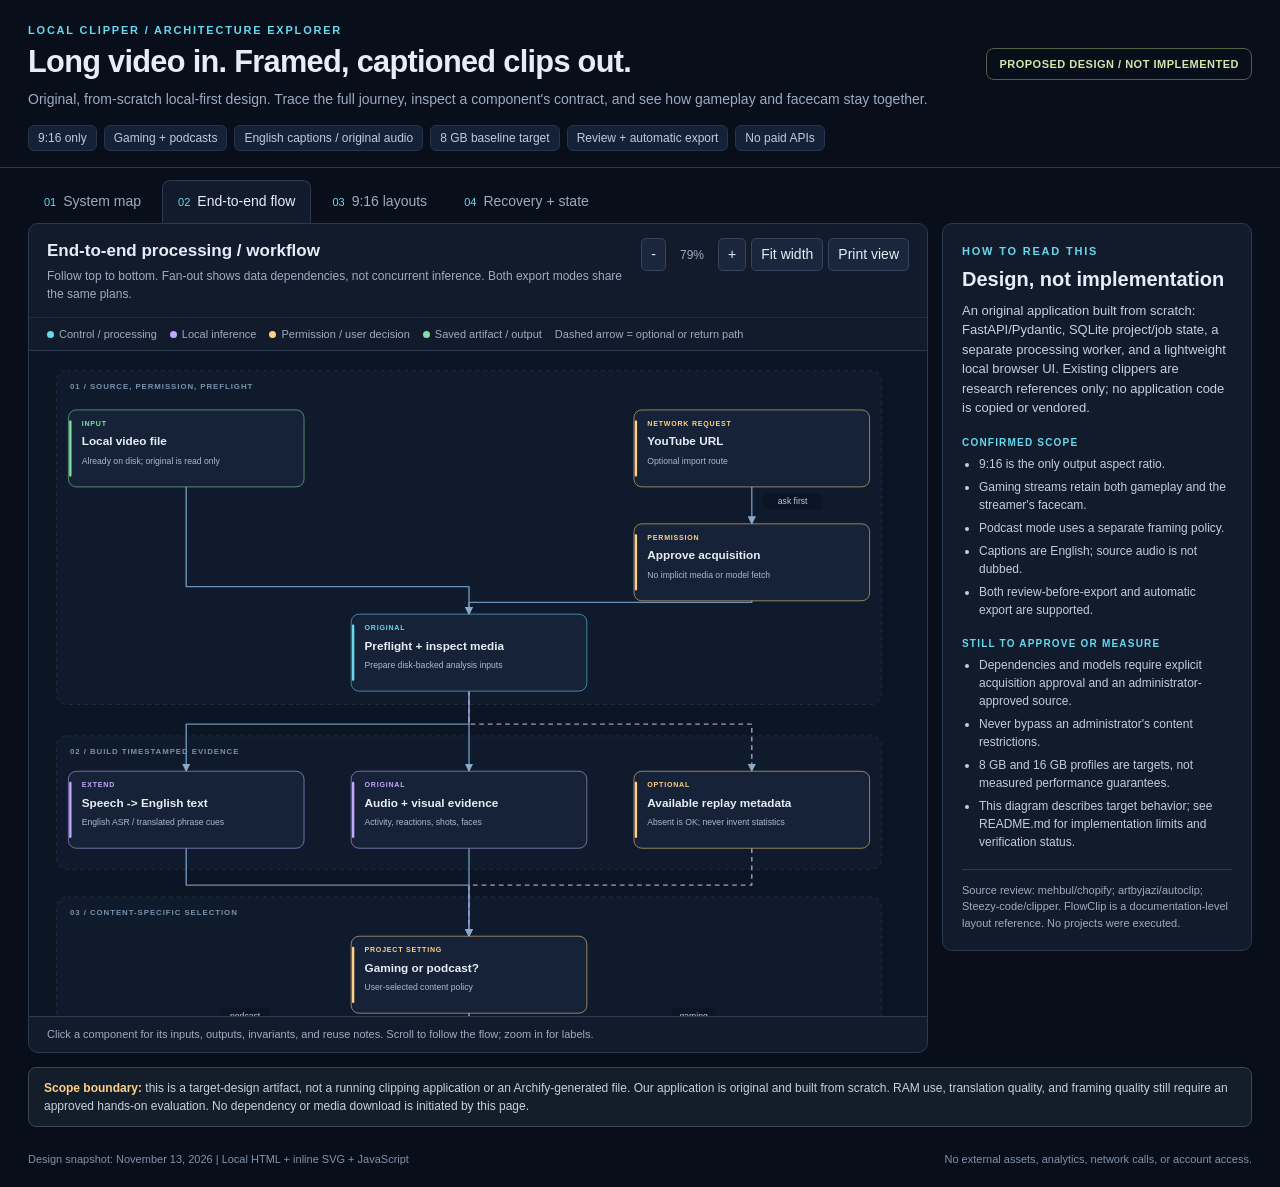
<file: architecture.html>
<!doctype html>
<html lang="en">
<head>
  <meta charset="utf-8">
  <meta name="viewport" content="width=device-width, initial-scale=1">
  <meta http-equiv="Content-Security-Policy" content="default-src 'none'; script-src 'unsafe-inline'; style-src 'unsafe-inline'; img-src data:; connect-src 'none'; object-src 'none'; base-uri 'none'; form-action 'none'">
  <title>Local Clipper | End-to-end architecture</title>
  <link rel="icon" href="data:image/svg+xml,%3Csvg xmlns='http://www.w3.org/2000/svg' viewBox='0 0 64 64'%3E%3Crect width='64' height='64' rx='14' fill='%230e7490'/%3E%3Cpath d='M25 14h18v36H25z' fill='none' stroke='white' stroke-width='4'/%3E%3C/svg%3E">
  <style>
    :root {
      color-scheme: dark;
      --page: #080e1a; --panel: #111b2b; --canvas: #0c1524;
      --card: #162237; --text: #e6edf7; --muted: #9cacc1; --line: #2a3a50;
      --cyan: #67d8ee; --green: #81dfa5; --purple: #c1a8ff; --amber: #ffcf83;
      --blue: #92baff; --red: #ffa4a4;
    }
    * { box-sizing: border-box; }
    body { margin: 0; background: var(--page); color: var(--text); font: 14px/1.5 "Segoe UI", Arial, sans-serif; }
    button { font: inherit; color: inherit; cursor: pointer; }
    button:focus-visible, .node:focus-visible { outline: 3px solid var(--cyan); outline-offset: 3px; }
    header { padding: 22px 28px 16px; border-bottom: 1px solid var(--line); }
    .eyebrow { color: var(--cyan); font-size: 11px; font-weight: 700; letter-spacing: 1.8px; text-transform: uppercase; }
    .heading { display: flex; align-items: center; justify-content: space-between; gap: 20px; }
    h1 { font-size: clamp(22px, 2.4vw, 32px); line-height: 1.2; margin: 5px 0 9px; font-weight: 650; letter-spacing: -.7px; }
    .subtitle { margin: 0; max-width: 930px; color: var(--muted); }
    .status { flex-shrink: 0; border: 1px solid #536044; color: #d3e6ab; border-radius: 8px; padding: 7px 12px; font-size: 11px; font-weight: 700; letter-spacing: .5px; }
    .chips { display: flex; flex-wrap: wrap; gap: 7px; margin-top: 15px; }
    .chip { background: #152137; border: 1px solid #25354d; border-radius: 6px; padding: 3px 9px; color: #bbcce0; font-size: 12px; }
    nav { display: flex; gap: 5px; padding: 12px 28px 0; overflow-x: auto; }
    .tab { white-space: nowrap; border: 1px solid transparent; background: transparent; padding: 10px 15px; border-radius: 8px 8px 0 0; color: var(--muted); }
    .tab[aria-selected="true"] { border-color: var(--line); border-bottom-color: var(--panel); background: var(--panel); color: var(--text); }
    .tab .index { color: var(--cyan); font-size: 11px; margin-right: 7px; }
    main { padding: 0 28px 24px; }
    .workspace { display: grid; grid-template-columns: minmax(0, 1fr) 310px; gap: 14px; align-items: start; }
    .diagram-pane, aside { background: var(--panel); border: 1px solid var(--line); border-radius: 10px; overflow: hidden; }
    .toolbar { padding: 14px 18px; display: flex; justify-content: space-between; align-items: flex-start; gap: 12px; }
    .toolbar h2 { font-size: 17px; margin: 0 0 3px; }
    .toolbar p { color: var(--muted); font-size: 12px; margin: 0; max-width: 620px; }
    .tools { display: flex; align-items: center; gap: 5px; flex-shrink: 0; }
    .tools button { background: #19263b; border: 1px solid #35445c; border-radius: 5px; padding: 5px 9px; }
    .tools button:hover { background: #253650; }
    #zoom-value { color: var(--muted); min-width: 42px; text-align: center; font-size: 12px; }
    .legend { display: flex; gap: 13px; flex-wrap: wrap; border-top: 1px solid #1e2d42; padding: 8px 18px; color: var(--muted); font-size: 11px; }
    .dot { display: inline-block; width: 7px; height: 7px; margin-right: 5px; border-radius: 50%; }
    #viewport { height: min(74vh, 1050px); min-height: 430px; overflow: auto; background: var(--canvas); border-top: 1px solid var(--line); scrollbar-color: #3d506e var(--canvas); }
    #diagram { display: block; }
    .node { cursor: pointer; }
    .node .box { transition: stroke-width .1s, fill .1s; }
    .node:hover .box { fill: #20334e; stroke-width: 2; }
    .node.selected .box { stroke: #f0f8ff; stroke-width: 2.6; }
    .node text { pointer-events: none; }
    .diagram-foot { padding: 9px 18px; color: var(--muted); font-size: 11px; border-top: 1px solid var(--line); }
    aside { padding: 19px; position: sticky; top: 14px; }
    aside .eyebrow { margin-bottom: 7px; }
    aside h2 { margin: 0 0 9px; font-size: 20px; line-height: 1.25; }
    #detail-summary { color: #c3d0e0; font-size: 13px; }
    aside h3 { margin: 17px 0 5px; color: var(--cyan); font-size: 10px; letter-spacing: 1.2px; text-transform: uppercase; }
    aside p { margin: 0; }
    aside ul { padding-left: 17px; margin: 5px 0 0; }
    aside li { color: #c0cddd; font-size: 12px; margin: 5px 0; }
    .reference { margin-top: 18px; padding-top: 12px; border-top: 1px solid var(--line); color: var(--muted); font-size: 11px; overflow-wrap: anywhere; }
    .notice { margin-top: 14px; padding: 11px 15px; border: 1px solid #3c4653; border-radius: 8px; color: #c6d1de; background: #141d2a; font-size: 12px; }
    .notice strong { color: var(--amber); }
    footer { display: flex; justify-content: space-between; gap: 16px; padding: 0 28px 20px; color: #8193aa; font-size: 11px; }
    noscript { display: block; padding: 24px; color: var(--amber); }
    @media (max-width: 1050px) {
      .workspace { grid-template-columns: minmax(0, 1fr); }
      aside { position: static; }
      .heading { align-items: flex-start; }
      .toolbar { flex-direction: column; }
    }
    @media (max-width: 600px) {
      header { padding: 16px; } nav { padding-left: 16px; } main { padding: 0 12px 18px; }
      .heading { flex-direction: column; gap: 8px; }
      .tab { padding: 9px 10px; font-size: 12px; }
      #viewport { min-height: 400px; }
      footer { padding: 0 16px 16px; flex-direction: column; gap: 3px; }
    }
    @media print {
      header, nav, aside, .tools, .legend, .notice, footer, .diagram-foot { display: none; }
      main { padding: 0; } .workspace { display: block; }
      .diagram-pane { border: 0; }
      #viewport { height: auto; min-height: 0; overflow: visible; }
      #diagram { width: 100% !important; height: auto !important; }
      body { print-color-adjust: exact; -webkit-print-color-adjust: exact; }
      @page { margin: 8mm; }
    }
  </style>
</head>
<body>
  <header>
    <div class="eyebrow">Local Clipper / Architecture explorer</div>
    <div class="heading">
      <h1>Long video in. Framed, captioned clips out.</h1>
      <div class="status">PROPOSED DESIGN / NOT IMPLEMENTED</div>
    </div>
    <p class="subtitle">Original, from-scratch local-first design. Trace the full journey, inspect a component's contract, and see how gameplay and facecam stay together.</p>
    <div class="chips">
      <span class="chip">9:16 only</span><span class="chip">Gaming + podcasts</span>
      <span class="chip">English captions / original audio</span><span class="chip">8 GB baseline target</span>
      <span class="chip">Review + automatic export</span><span class="chip">No paid APIs</span>
    </div>
  </header>
  <nav role="tablist" aria-label="Architecture views">
    <button class="tab" role="tab" id="tab-system" aria-controls="diagram-panel" data-view="system"><span class="index">01</span>System map</button>
    <button class="tab" role="tab" id="tab-flow" aria-controls="diagram-panel" data-view="flow"><span class="index">02</span>End-to-end flow</button>
    <button class="tab" role="tab" id="tab-layout" aria-controls="diagram-panel" data-view="layout"><span class="index">03</span>9:16 layouts</button>
    <button class="tab" role="tab" id="tab-recovery" aria-controls="diagram-panel" data-view="recovery"><span class="index">04</span>Recovery + state</button>
  </nav>
  <main>
    <div class="workspace">
      <section class="diagram-pane" id="diagram-panel" role="tabpanel" aria-labelledby="tab-flow">
        <div class="toolbar">
          <div><h2 id="view-title"></h2><p id="view-description"></p></div>
          <div class="tools" aria-label="Diagram controls">
            <button id="zoom-out" aria-label="Zoom out">-</button><span id="zoom-value" aria-live="polite"></span>
            <button id="zoom-in" aria-label="Zoom in">+</button><button id="fit">Fit width</button>
            <button id="print">Print view</button>
          </div>
        </div>
        <div class="legend">
          <span><i class="dot" style="background:#67d8ee"></i>Control / processing</span>
          <span><i class="dot" style="background:#c1a8ff"></i>Local inference</span>
          <span><i class="dot" style="background:#ffcf83"></i>Permission / user decision</span>
          <span><i class="dot" style="background:#81dfa5"></i>Saved artifact / output</span>
          <span>Dashed arrow = optional or return path</span>
        </div>
        <div id="viewport" aria-label="Scrollable architecture diagram"></div>
        <div class="diagram-foot">Click a component for its inputs, outputs, invariants, and reuse notes. Scroll to follow the flow; zoom in for labels.</div>
      </section>
      <aside aria-label="Component details">
        <div class="eyebrow" id="detail-tag">Design notes</div>
        <h2 id="detail-title"></h2><p id="detail-summary"></p>
        <div id="detail-sections"></div><div class="reference" id="detail-reference"></div>
      </aside>
    </div>
    <div class="notice"><strong>Scope boundary:</strong> this is a target-design artifact, not a running clipping application or an Archify-generated file. Our application is original and built from scratch. RAM use, translation quality, and framing quality still require an approved hands-on evaluation. No dependency or media download is initiated by this page.</div>
  </main>
  <footer><span>Design snapshot: November 13, 2026 | Local HTML + inline SVG + JavaScript</span><span>No external assets, analytics, network calls, or account access.</span></footer>
  <noscript>Enable JavaScript to display the inline diagrams. This file does not use any external scripts or services.</noscript>
  <script>
    "use strict";
    const palette = { control: "#67d8ee", ai: "#c1a8ff", gate: "#ffcf83", store: "#81dfa5", error: "#ffa4a4", view: "#92baff" };
    const details = {
      overview: {
        title: "Design, not implementation", tag: "How to read this",
        summary: "An original application built from scratch: FastAPI/Pydantic, SQLite project/job state, a separate processing worker, and a lightweight local browser UI. Existing clippers are research references only; no application code is copied or vendored.",
        sections: {
          "Confirmed scope": ["9:16 is the only output aspect ratio.", "Gaming streams retain both gameplay and the streamer's facecam.", "Podcast mode uses a separate framing policy.", "Captions are English; source audio is not dubbed.", "Both review-before-export and automatic export are supported."],
          "Still to approve or measure": ["Dependencies and models require explicit acquisition approval and an administrator-approved source.", "Never bypass an administrator's content restrictions.", "8 GB and 16 GB profiles are targets, not measured performance guarantees.", "This diagram describes target behavior; see README.md for implementation limits and verification status."]
        },
        reference: "Source review: mehbul/chopify; artbyjazi/autoclip; Steezy-code/clipper. FlowClip is a documentation-level layout reference. No projects were executed."
      },
      ui: {
        title: "Local browser dashboard", tag: "Original / user interface",
        summary: "The user chooses a file or URL, content mode, processing profile, clip preferences, and review or automatic export.",
        sections: {
          Inputs: ["File path or selected local file; optional YouTube URL.", "Gaming or podcast mode; 9:16 only.", "Low-memory / balanced profile; caption styling."],
          Outputs: ["A saved project and a queued action.", "Editable clip ranges, English caption cues, and framing regions."],
          Invariants: ["No cloud login or publishing integration.", "UI remains responsive while a worker runs.", "Automatic export is explicit per project; review is the proposed default."]
        },
        reference: "Original HTML/CSS/JavaScript interface. Research informed the project and review workflows, not the implementation code."
      },
      api: {
        title: "Local control service", tag: "Original / control",
        summary: "Serves the UI, validates project actions, exposes progress, and schedules work. It does not run inference in the request handler.",
        sections: {
          Inputs: ["Create project, prepare candidates, edit, render, cancel, or resume."],
          Outputs: ["Project snapshots, progress, artifact locations, and actionable errors."],
          Invariants: ["Bind to loopback, not a public interface.", "Validate source handles and project-local output paths.", "No use of the developer's GitHub credentials.", "Keep controls separate from heavy processing."]
        },
        reference: "Original FastAPI/Pydantic service. Loopback-only hosting, same-origin checks, mutation tokens, and separate worker execution."
      },
      project: {
        title: "Project state and revisions", tag: "Original / persistence",
        summary: "Use SQLite transactions for project revisions and job state. Keep large media and atomic analysis artifacts on disk outside the database.",
        sections: {
          Stores: ["Source identity, settings, stage status, clip selections, and edit revisions.", "Manifest entries linking artifacts to their input and configuration fingerprints."],
          Invariants: ["Write state atomically after successful work.", "Changing caption appearance invalidates previews/exports, not speech recognition.", "Changing layout invalidates composition and rendering, not discovery.", "Changing source identity invalidates source-derived artifacts."],
          "Proposed additions": ["Schema version, caption task/language, layout regions, model identity, and approval state must participate in relevant cache keys."]
        },
        reference: "Original storage implementation: SQLite WAL, schema versioning, optimistic revisions, and one active job per project."
      },
      consent: {
        title: "Permission and dependency gate", tag: "New behavior / approval",
        summary: "A missing model, tool, or requested video download pauses work instead of triggering an implicit fetch.",
        sections: {
          Inputs: ["Required local assets and an explicit import request."],
          Outputs: ["An approved acquisition plan or a waiting state."],
          Invariants: ["Ask before downloading models, tools, repositories, or video.", "Show origin, destination, and size estimate when known.", "Approval covers only the described acquisition; fallback to a full video needs approval if not already covered.", "No implicit browser-cookie extraction or GitHub authentication."],
          "Offline behavior": ["Once required assets are approved and present, local-file processing stays offline.", "Declining a download leaves the local-file route available."]
        },
        reference: "Original permission boundary. Model adapters accept local assets only; the app never installs dependencies or pulls models."
      },
      queue: {
        title: "Single processing queue", tag: "Original / scheduling",
        summary: "One heavy job runs at a time. Other projects can wait while the interface stays available.",
        sections: {
          Inputs: ["Validated prepare/render/resume actions and a settings snapshot."],
          Outputs: ["Worker execution, progress, terminal status, or waiting status."],
          Invariants: ["8 GB profile: no concurrent ASR + LLM + rendering.", "Bound CPU threads and model context size.", "Persist status before launching work.", "On restart, mark unfinished work interrupted rather than silently successful."]
        },
        reference: "Original SQLite-backed queue and subprocess coordinator. An instance lock prevents two application coordinators using the same data directory."
      },
      worker: {
        title: "Stage worker", tag: "Original / execution",
        summary: "Runs bounded stages against saved artifacts. Process isolation keeps heavy libraries away from the UI request path.",
        sections: {
          Stages: ["Inspect -> analyze -> select -> compose/caption -> preview or export."],
          Invariants: ["Process audio in bounded chunks; stream video frames instead of holding a full recording in RAM.", "Unload inference models between heavy stages in low-memory mode; isolate a stage process where needed.", "Read the source without modifying it.", "Check cancellation between chunks and terminate only owned child processes."]
        },
        reference: "Original worker implementation with owned-process cancellation, bounded speech chunks, and local stage logs."
      },
      source: {
        title: "Local source media", tag: "Input / read only",
        summary: "A selected local recording, or a file obtained through an explicitly approved URL import.",
        sections: {
          Inputs: ["Long gaming VOD or podcast; embedded source audio."],
          Outputs: ["Stable source handle, dimensions, duration, rotation, and identity."],
          Invariants: ["Never overwrite the original video.", "All clip times refer to a consistent source-media timeline.", "If the source changes, do not silently reuse stale analysis."]
        },
        reference: "Source identity and section offsets are already concepts in Chopify. Timestamp normalization is a design invariant for our extension."
      },
      youtube: {
        title: "YouTube URL import", tag: "Optional / network boundary",
        summary: "The URL route needs an approved acquisition step. The core pipeline consumes local media rather than depending on a live stream.",
        sections: {
          Inputs: ["User-supplied URL and import settings."],
          Outputs: ["Approved local media plus available metadata."],
          Invariants: ["Downloader is an adapter, not the application core.", "Unavailable metadata does not block clipping.", "Unsupported URLs produce a clear error and local-file alternative.", "No unapproved full-source fallback or account-cookie use."]
        },
        reference: "Proposed use of yt-dlp through Chopify's import layer. Availability and compatibility are not guaranteed."
      },
      inspect: {
        title: "Preflight and media inspection", tag: "Original / prepare",
        summary: "Verify that local dependencies and source streams are usable, then create disk-backed analysis inputs.",
        sections: {
          Inputs: ["Local media; approved installed assets; selected memory profile."],
          Outputs: ["Source metadata, bounded audio chunks, and low-resolution analysis inputs."],
          Invariants: ["A missing required asset transitions to waiting for approval.", "Handle rotation and media timestamps consistently.", "Skip ASR for a source without speech/audio rather than inventing a transcript.", "Check output space and keep analysis outputs separate from original media."]
        },
        reference: "References: Chopify download_and_transcribe.py, ingest.py, and projects.py. Permission preflight is our proposed addition."
      },
      analysis: {
        title: "Local analysis and clip selection", tag: "Original / analysis",
        summary: "Build compact speech, audio, and visual evidence. Choose candidate intervals using the content-specific policy.",
        sections: {
          Engines: ["faster-whisper for speech; OpenCV for sampled visual analysis.", "FFmpeg for media preparation; a local LLM is optional."],
          Outputs: ["English text/cues, timestamped evidence, candidate ranges, selection reasons."],
          Invariants: ["Gaming can produce candidates without speech.", "An inferred highlight score is not a measured audience-retention score.", "Analyze selected intervals in more detail only after shortlisting."]
        },
        reference: "References: Chopify evidence.py and projects.py. The explicit English-only caption contract is new."
      },
      speech: {
        title: "Speech to English text", tag: "Original / local inference",
        summary: "English audio is transcribed; supported non-English speech is translated into English. Original audio is retained.",
        sections: {
          Inputs: ["Bounded audio chunks, detected or overridden source language, and local model."],
          Outputs: ["English words/segments with source times and timing provenance."],
          Invariants: ["Use a multilingual translation-capable model for Hindi, not an English-only .en model.", "Do not use Whisper Turbo as the translation path.", "Translated English cues use phrase-level timing; do not claim exact Hindi-to-English word alignment.", "Preserve chunk offsets and deduplicate overlaps."],
          "Memory target": ["Small multilingual model with CPU INT8 is the initial 8 GB candidate, not a proven whole-app memory guarantee."]
        },
        reference: "Original faster-whisper adapter: multilingual local models, explicit translation, source-time offsets, and chunk checkpoints."
      },
      signals: {
        title: "Audio and visual evidence", tag: "Original / analysis",
        summary: "Collect inexpensive timestamped signals without requiring a multimodal generative model.",
        sections: {
          Inputs: ["Audio stream and sampled low-resolution frames."],
          Outputs: ["Relative audio peaks, motion/activity changes, shot boundaries, and available face observations."],
          Invariants: ["Audio loudness alone is not proof of an interesting event.", "Keep pre-event context and reactions.", "Use per-recording baselines; preserve speech-free gaming candidates.", "Detailed face tracking is limited to selected clips."]
        },
        reference: "Reference: Chopify evidence.py streams audio features into a compact timeline. Optional richer event classifiers are outside the initial baseline."
      },
      replay: {
        title: "Replay evidence, when available", tag: "Optional / imported metadata",
        summary: "Public replay information may supplement selection for a URL import. It is not assumed to exist.",
        sections: {
          Inputs: ["Replay metadata returned during an approved source import, if accessible."],
          Outputs: ["A nullable timeline tagged as actual replay evidence."],
          Invariants: ["Missing replay data means unavailable, not zero engagement.", "Local files do not magically have viewer statistics.", "Continue with inferred signals when this input is absent.", "Do not require private YouTube Analytics or account authorization."]
        },
        reference: "Optional design capability. Availability must be checked per source; do not label inferred results as most-watched."
      },
      mode: {
        title: "Content-specific policy", tag: "User decision / project setting",
        summary: "Gaming and podcast selection share infrastructure, but use different criteria and framing policies.",
        sections: {
          Inputs: ["User-selected content mode and available evidence."],
          Outputs: ["The appropriate candidate-generation and framing policy."],
          Invariants: ["Do not infer the final product mode from loudness alone.", "A mode change invalidates selection/layout decisions, not unchanged media preparation.", "Keep a sensible route for missing speech or facecam."]
        },
        reference: "Confirmed product scope: gaming streams and podcasts."
      },
      podcast: {
        title: "Podcast candidate selection", tag: "Original / editorial policy",
        summary: "Prefer self-contained passages with a comprehensible opening and a complete ending.",
        sections: {
          Inputs: ["English transcript, speech boundaries, and optional replay/audio signals."],
          Outputs: ["Candidate start/end times with selection reasons."],
          Invariants: ["Avoid starting in the middle of a sentence or losing the setup.", "Refine boundaries against source evidence.", "Deduplicate heavily overlapping passages.", "Do not apply automatic silence removal by default just to make speech faster."]
        },
        reference: "Original deterministic candidate selection with optional local reranking. Editorial quality must be assessed with actual footage."
      },
      gaming: {
        title: "Gaming candidate selection", tag: "Original / editorial policy",
        summary: "Combine event/activity signals with streamer reactions and spoken context when available.",
        sections: {
          Inputs: ["Audio/visual activity, optional English transcript, and available replay evidence."],
          Outputs: ["Candidate intervals containing the event lead-in and reaction."],
          Invariants: ["No-speech highlights remain eligible.", "Do not equate every loud sound or scene change with a successful gameplay event.", "Game-specific event recognition is not promised in the generic first version.", "The layout must retain both gameplay and a valid facecam when present."]
        },
        reference: "References: Chopify's audio/visual evidence design. Game-specific recognizers would be separate later additions."
      },
      llm: {
        title: "Optional local reranking", tag: "Optional / local inference",
        summary: "A locally installed small model may improve ranking, but the basic pipeline does not depend on it.",
        sections: {
          Inputs: ["A bounded candidate shortlist and short supporting text."],
          Outputs: ["Validated ranking adjustments and reasons, or the unchanged shortlist."],
          Invariants: ["Use local inference only; no paid or cloud fallback.", "Select existing candidate IDs rather than invent source timestamps.", "If the model is disabled or unavailable, use deterministic ranking.", "Do not keep ASR and an LLM loaded together in the low-memory profile."]
        },
        reference: "Reference: Chopify's optional Ollama reranking approach. Exact model choice and context budget remain subject to evaluation."
      },
      selection: {
        title: "Selected clip intervals", tag: "Saved artifact / selection",
        summary: "Commit the shortlist as source-time intervals before detailed framing and rendering.",
        sections: {
          Contract: ["Clip ID, source start/end, reasons, evidence types, content mode, and revision."],
          Invariants: ["Start/end must be finite, ordered, and within media bounds.", "Preserve meaningful boundaries and remove redundant candidates.", "Low confidence remains visible to the user.", "No result is described as guaranteed viral."]
        },
        reference: "Original validated clip contracts. Persist selections independently of rendering and caption edits."
      },
      composition: {
        title: "9:16 composition plan", tag: "New / core design contract",
        summary: "Describe how source regions map into a portrait canvas. This plan is the shared source of truth for preview and export.",
        sections: {
          Inputs: ["Selected clip, mode, source dimensions, face/region observations, and user overrides."],
          Outputs: ["9:16 output dimensions; source-region tracks; destination panels; Fit/Fill; caption-safe area."],
          Invariants: ["Gaming uses independent facecam and gameplay regions from the same source interval.", "Podcast mode uses a stable subject crop or a two-person layout.", "Manual regions override automatic estimates.", "Uncertain framing in automatic mode follows an agreed fallback or pauses for input; never silently discards a required facecam."],
          "Proposed default": ["Preserve gameplay with Fit. Facecam above gameplay is an adjustable example, not a locked final template."]
        },
        reference: "References: Steezy-code/clipper layout.py and crop.py; FlowClip's documented region model. Chopify's existing split is not an arbitrary gaming-region compositor."
      },
      captions: {
        title: "English caption track", tag: "Original / timed text",
        summary: "Build readable English cues independently of their final placement and appearance.",
        sections: {
          Contract: ["Cue ID, start/end, English text, source language, timing kind, and edit revision."],
          Invariants: ["English-source word timings can drive word highlighting.", "Translated captions are phrase-timed; any animated word reveal must not be presented as precise spoken-word alignment.", "Keep captions inside the safe area and away from facecam/HUD where possible.", "Changing cue text or style invalidates affected renders, not source evidence."]
        },
        reference: "Original ASS/SRT generation with safe text handling, clip-relative timing, and word highlighting only when source word timings exist."
      },
      route: {
        title: "Review or automatic export", tag: "User decision / workflow",
        summary: "Both routes consume the same selected clips, composition plans, and caption tracks.",
        sections: {
          "Review mode": ["Render small previews, allow trim/caption/region edits, then export selected clips."],
          "Automatic mode": ["Use saved settings to export selected clips without mandatory per-clip review."],
          Invariants: ["Automatic mode does not bypass download permission.", "Unresolved layout or input errors may still require user input.", "Review is the proposed default, not an imposed requirement for every job."]
        },
        reference: "Confirmed choice: support both reviewed and automatic export."
      },
      review: {
        title: "Preview and manual correction", tag: "Original / user review",
        summary: "Show lightweight previews and let the user adjust the specific things that need correction.",
        sections: {
          Inputs: ["Draft clips generated from the same plan used by final export."],
          Outputs: ["Approved clip selections and versioned trim/caption/layout edits."],
          Invariants: ["A visual edit does not trigger a new full-video transcript.", "If trim edits extend outside analyzed coverage, analyze only the new required interval.", "Edits invalidate only the relevant artifacts.", "Do not build a full multi-track video editor for this first version."]
        },
        reference: "Reference: Chopify prepare/review/render separation and cached preview artifacts."
      },
      automatic: {
        title: "Automatic export route", tag: "Explicit project setting",
        summary: "Proceed directly to final rendering once selection, captions, and framing have usable plans.",
        sections: {
          Inputs: ["Saved selection settings and a valid 9:16 layout template."],
          Outputs: ["Final clips and a reviewable project record."],
          Invariants: ["Optional review remains available afterward.", "Automatic does not imply unconditional success.", "Missing required assets or unresolved framing enters a visible waiting/error state."]
        },
        reference: "Original pipeline route controlled by the project's explicit automatic-export setting."
      },
      render: {
        title: "FFmpeg preview / export", tag: "Original / rendering",
        summary: "Render from original-quality source media using the composition plan and English caption track.",
        sections: {
          Inputs: ["Source interval, region tracks, 9:16 destination panels, caption track, and quality preset."],
          Outputs: ["Small preview or final MP4; optional sidecar SRT."],
          Invariants: ["Preview and final export use identical layout math.", "Map source audio once; do not duplicate it for the two panels.", "Preserve original audio language; do not synthesize dubbing.", "Use CPU encoding as baseline; hardware acceleration is optional.", "Write a temporary output, then publish it after successful completion."]
        },
        reference: "FFmpeg remains the render engine. Example final preset: 1080 x 1920; lower-resolution previews preserve 9:16."
      },
      artifacts: {
        title: "Disk-backed analysis cache", tag: "Original / artifacts",
        summary: "Persist expensive intermediate work so a style change or restart does not force a full re-analysis.",
        sections: {
          Stores: ["Audio chunks/proxies; transcript and caption tracks.", "Evidence timelines; candidate intervals; source-region/crop tracks.", "Composition plans; preview/export manifests."],
          Invariants: ["Cache keys include relevant source, configuration, model, and schema identities.", "Incomplete stage outputs never masquerade as complete artifacts.", "Cleanup affects only project-owned temporary data.", "Keep original media and completed user exports outside automatic cleanup."]
        },
        reference: "Reference: Chopify's stage caches and atomic project writes. Finer-grained invalidation is part of our LLD."
      },
      outputs: {
        title: "Completed local outputs", tag: "Output / persistent",
        summary: "The result is a local set of 9:16 clips plus the saved project needed to revise them later.",
        sections: {
          Outputs: ["Selected 9:16 MP4 clips.", "English burned-in captions and optional SRT.", "Saved source intervals, layout plans, settings, and export status."],
          Invariants: ["No automatic upload or social publishing.", "Do not overwrite existing outputs silently.", "Preserve successful clips if another clip fails.", "A changed layout or caption can be exported as a new revision."]
        },
        reference: "Confirmed output scope. Publishing, dubbing, 4:5, and model training are not in this design."
      },
      regions: {
        title: "Two source regions, one timeline", tag: "New / gaming composition",
        summary: "A source rectangle and an output panel are different things. Keeping that distinction explicit avoids hard-coded crop behavior.",
        sections: {
          Contract: ["Region role, normalized source rectangle, valid time range, and optional track keyframes.", "Destination rectangle on the 9:16 canvas plus Fit/Fill policy."],
          Invariants: ["Facecam and gameplay sample the exact same source time.", "Track only inside the confirmed facecam region for gaming.", "A changing stream layout can require region updates or input.", "Pixels hidden under a baked-in facecam are not recoverable by rearranging crops."],
          "Visual tradeoff": ["Fit preserves the selected region and can leave padding.", "Fill occupies the panel but crops source edges.", "Enlarging a tiny facecam does not create missing facial detail."]
        },
        reference: "Reference: Steezy-code/clipper's stream compositor. Its automatic estimate is not guaranteed to match the true webcam border."
      },
      tracking: {
        title: "Stable podcast framing", tag: "Original / camera policy",
        summary: "Use scene-aware subject tracks to drive a calm virtual camera, not a new crop for every noisy face detection.",
        sections: {
          Inputs: ["Selected clip, scene cuts, face tracks, and optional speaker evidence."],
          Outputs: ["A crop path or stable multi-person panel layout."],
          Invariants: ["Use a dead zone and movement limits.", "Do not interpolate a camera pan across a hard shot cut.", "Hold briefly through missed detections; then use a conservative fallback.", "Face detection alone is not active-speaker detection.", "Two-person layout or manual subject selection remains a fallback."]
        },
        reference: "Reference: AutoClip's scene/track/speaker separation. Automatic speaker quality remains unverified."
      },
      draft: {
        title: "Draft project", tag: "Proposed job lifecycle",
        summary: "Settings are saved, but heavy processing has not begun.",
        sections: { Transitions: ["Queue after source and settings are valid.", "Request approval when a required acquisition is missing."], Invariants: ["Saving a draft does not download assets.", "Keep source selection separate from authorization to acquire new content."] },
        reference: "Original job states: queued, running, cancelling, cancelled, succeeded, failed, blocked, and interrupted."
      },
      running: {
        title: "Running stage", tag: "Proposed job lifecycle",
        summary: "One worker owns the active action and records stage progress and successful checkpoints.",
        sections: { Transitions: ["Review mode -> needs review.", "Automatic mode -> rendering.", "Missing asset -> waiting for approval/input.", "Failure or restart -> failed/interrupted.", "Explicit cancel -> cancelled."], Invariants: ["Progress refers to a real stage and completed work, not invented completion percentages.", "Persist completed artifacts before advancing.", "All terminal states are distinguishable."] },
        reference: "Original worker progress and interruption handling, with explicit blocked and cancellation outcomes."
      },
      failed: {
        title: "Failed or interrupted", tag: "Recovery / not successful",
        summary: "An error or process restart must not erase completed work or present a partial file as a finished clip.",
        sections: { Outputs: ["Failed stage, reason, completed artifacts, and retryable action."], Invariants: ["Keep successful clips.", "Mark partial outputs incomplete.", "Never retry a denied download or change acquisition scope silently.", "Recover the worker without killing unrelated processes."] },
        reference: "Reference: Chopify keeps project state and some completed outputs. Full failure/cancellation coverage still needs implementation evaluation."
      },
      resume: {
        title: "Resume from valid checkpoints", tag: "Recovery / explicit action",
        summary: "Validate cached artifacts and resume the first incomplete or invalidated stage.",
        sections: { Inputs: ["Saved project revision, source identity, stage results, and available models."], Outputs: ["A new queued action reusing valid work."], Invariants: ["A cache hit requires matching dependencies and complete artifacts.", "Do not rerun ASR for a caption-style change.", "Do not reuse results after the source or relevant model/task changed.", "Request any newly needed permission before acquisition."] },
        reference: "Reference: Chopify chunk and render checkpoint mechanisms. Translation/layout changes must extend cache identity."
      },
      cancelled: {
        title: "Cancelled by user", tag: "Recovery / explicit stop",
        summary: "Stop the owned processing action while retaining the original source and completed artifacts.",
        sections: { Invariants: ["Cancellation is available from queued or active work.", "Terminate only worker-owned processes and wait for them to exit.", "Do not mark a partially written export completed.", "A later resume revalidates the checkpoint, rather than continuing a corrupt output."] },
        reference: "Original owned-process cancellation. Full worker and media-runtime behavior still requires execution verification."
      }
    };

    function n(id, detail, x, y, title, sub, kind = "control", badge = "DESIGN", w = 300, h = 98) {
      return { id, detail, x, y, w, h, title: Array.isArray(title) ? title : [title], sub: Array.isArray(sub) ? sub : [sub], kind, badge };
    }
    function e(from, to, options = {}) { return { from, to, fp: "b", tp: "t", ...options }; }
    const views = {
      system: {
        title: "System map / HLD",
        description: "What runs locally, who owns the work, and where project data persists. All application modules are original; libraries and models remain separate dependencies.",
        width: 1120, height: 960, initial: "overview",
        bands: [{ y: 25, h: 175, label: "LOCAL USER + CONTROL" }, { y: 245, h: 180, label: "PERMISSION + SERIAL EXECUTION" }, { y: 490, h: 175, label: "MEDIA PROCESSING" }, { y: 745, h: 175, label: "PERSISTENT, PROJECT-OWNED DATA" }],
        nodes: [
          n("ui", "ui", 50, 75, "Browser dashboard", "Original HTML / CSS / JavaScript", "view", "ORIGINAL"),
          n("api", "api", 410, 75, "Local control service", "Loopback FastAPI / Pydantic", "control", "ORIGINAL"),
          n("project", "project", 770, 75, "Project state", "SQLite transactions + revisions", "store", "ORIGINAL"),
          n("consent", "consent", 50, 295, "Permission gate", "Approve downloads before work", "gate", "NEW BEHAVIOR"),
          n("queue", "queue", 410, 295, "One processing queue", "One heavy job at a time", "control", "ORIGINAL"),
          n("worker", "worker", 770, 295, "Stage worker", "Owned child processes; checkpoints", "control", "ORIGINAL"),
          n("source", "source", 50, 540, "Original local media", "Local file or approved URL import", "store", "READ ONLY"),
          n("analysis", "analysis", 410, 540, "Analyze + select clips", "Local speech / vision; optional LLM", "ai", "ORIGINAL"),
          n("render", "render", 770, 540, "Compose + render", "One 9:16 plan for preview / export", "control", "ORIGINAL"),
          n("artifacts", "artifacts", 410, 800, "Saved analysis artifacts", "Chunks, cues, regions, clip plans", "store", "ORIGINAL"),
          n("outputs", "outputs", 770, 800, "Local clips + sidecars", "MP4 / English captions / project", "store", "OUTPUT")
        ],
        edges: [
          e("ui", "api", { fp: "r", tp: "l", label: "actions", at: [380, 110] }),
          e("api", "project", { fp: "r", tp: "l", label: "save", at: [740, 110] }),
          e("api", "queue", { label: "enqueue", at: [603, 230] }),
          e("consent", "queue", { fp: "r", tp: "l", label: "ready", at: [380, 327] }),
          e("queue", "worker", { fp: "r", tp: "l", label: "run", at: [740, 327] }),
          e("worker", "project", { fp: "t", tp: "b", label: "checkpoint status", at: [990, 230] }),
          e("worker", "analysis", { via: [[920, 465], [560, 465]] }),
          e("worker", "render", { label: "stages", at: [962, 465] }),
          e("source", "analysis", { fp: "r", tp: "l", label: "read", at: [380, 573] }),
          e("analysis", "render", { fp: "r", tp: "l", label: "plans", at: [740, 573] }),
          e("analysis", "artifacts", { label: "checkpoint", at: [610, 727] }),
          e("artifacts", "render", { fp: "r", tp: "l", via: [[740, 849], [740, 623]], endOffset: 34, optional: true }),
          e("render", "outputs", { label: "publish on success", at: [920, 727] })
        ]
      },
      flow: {
        title: "End-to-end processing / workflow",
        description: "Follow top to bottom. Fan-out shows data dependencies, not concurrent inference. Both export modes share the same plans.",
        width: 1120, height: 2280, initial: "overview",
        bands: [{ y: 25, h: 425, label: "01 / SOURCE, PERMISSION, PREFLIGHT" }, { y: 490, h: 170, label: "02 / BUILD TIMESTAMPED EVIDENCE" }, { y: 695, h: 585, label: "03 / CONTENT-SPECIFIC SELECTION" }, { y: 1310, h: 300, label: "04 / FRAME + CAPTION THE SELECTED CLIPS" }, { y: 1640, h: 610, label: "05 / REVIEW OR AUTOMATIC EXPORT" }],
        nodes: [
          n("local", "source", 50, 75, "Local video file", "Already on disk; original is read only", "store", "INPUT"),
          n("url", "youtube", 770, 75, "YouTube URL", "Optional import route", "gate", "NETWORK REQUEST"),
          n("approval", "consent", 770, 220, "Approve acquisition", "No implicit media or model fetch", "gate", "PERMISSION"),
          n("inspect", "inspect", 410, 335, "Preflight + inspect media", "Prepare disk-backed analysis inputs", "control", "ORIGINAL"),
          n("speech", "speech", 50, 535, "Speech -> English text", "English ASR / translated phrase cues", "ai", "EXTEND"),
          n("signals", "signals", 410, 535, "Audio + visual evidence", "Activity, reactions, shots, faces", "ai", "ORIGINAL"),
          n("replay", "replay", 770, 535, "Available replay metadata", "Absent is OK; never invent statistics", "gate", "OPTIONAL"),
          n("mode", "mode", 410, 745, "Gaming or podcast?", "User-selected content policy", "gate", "PROJECT SETTING"),
          n("podcast", "podcast", 50, 900, "Podcast candidates", "Complete ideas, setup, useful endings", "ai", "EDITORIAL POLICY"),
          n("gaming", "gaming", 770, 900, "Gaming candidates", "Event context + reaction; speech optional", "ai", "EDITORIAL POLICY"),
          n("llm", "llm", 410, 1055, "Optional local rerank", "Disabled? Keep deterministic ranking", "ai", "NO CLOUD FALLBACK"),
          n("selection", "selection", 410, 1200, "Save selected intervals", "Refine boundaries; deduplicate", "store", "CHECKPOINT"),
          n("composition", "composition", 410, 1360, "Plan 9:16 composition", "Gaming regions / stable podcast framing", "control", "NEW CONTRACT"),
          n("captions", "captions", 410, 1505, "Build English captions", "Readable cues + placement + edits", "control", "EXTEND"),
          n("route", "route", 410, 1690, "Review or automatic?", "Explicit export workflow setting", "gate", "BOTH SUPPORTED"),
          n("review", "review", 50, 1845, "Preview + approve clips", "Correct trim, regions, or captions", "view", "REVIEW MODE"),
          n("auto", "automatic", 770, 1845, "Use saved selections", "No mandatory per-clip review", "control", "AUTOMATIC MODE"),
          n("render", "render", 410, 2000, "Render from original media", "Shared layout math; original audio once", "control", "FFMPEG"),
          n("outputs", "outputs", 410, 2150, "9:16 clips + English captions", "Local MP4 / optional SRT / saved project", "store", "OUTPUT")
        ],
        edges: [
          e("url", "approval", { label: "ask first", at: [972, 195] }),
          e("local", "inspect", { via: [[200, 300], [560, 300]] }),
          e("approval", "inspect", { via: [[920, 320], [560, 320]] }),
          e("inspect", "speech", { via: [[560, 475], [200, 475]] }),
          e("inspect", "signals"),
          e("inspect", "replay", { via: [[560, 475], [920, 475]], optional: true }),
          e("speech", "mode", { via: [[200, 680], [560, 680]] }),
          e("signals", "mode"),
          e("replay", "mode", { via: [[920, 680], [560, 680]], optional: true }),
          e("mode", "podcast", { via: [[560, 865], [200, 865]], label: "podcast", at: [275, 850] }),
          e("mode", "gaming", { via: [[560, 865], [920, 865]], label: "gaming", at: [846, 850] }),
          e("podcast", "llm", { via: [[200, 1025], [560, 1025]] }),
          e("gaming", "llm", { via: [[920, 1025], [560, 1025]] }),
          e("llm", "selection"),
          e("selection", "composition"),
          e("composition", "captions"),
          e("captions", "route"),
          e("route", "review", { via: [[560, 1815], [200, 1815]], label: "review", at: [278, 1800] }),
          e("route", "auto", { via: [[560, 1815], [920, 1815]], label: "automatic", at: [835, 1800] }),
          e("review", "render", { via: [[200, 1970], [560, 1970]] }),
          e("auto", "render", { via: [[920, 1970], [560, 1970]] }),
          e("review", "composition", { fp: "l", tp: "l", via: [[25, 1894], [25, 1409]], optional: true, label: "edit plan; reuse valid analysis", at: [219, 1388] }),
          e("render", "outputs")
        ]
      },
      layout: {
        title: "Source regions -> 9:16 composition",
        description: "Illustrative templates, not locked panel sizes. Click a source region, portrait preview, or contract card for details.",
        width: 1120, height: 1430, initial: "regions", illustration: true,
        bands: [{ y: 25, h: 580, label: "GAMING / SAME SOURCE TIME, TWO INDEPENDENT REGIONS" }, { y: 635, h: 550, label: "PODCAST / A DIFFERENT FRAMING POLICY" }],
        nodes: [
          n("regions", "regions", 50, 1250, "Source-region contract", "Role + rectangle + time + track", "control", "LLD"),
          n("composition", "composition", 410, 1250, "Composition contract", "Destination panels + Fit / Fill", "control", "LLD"),
          n("captions", "captions", 770, 1250, "Caption contract", "English cues + timing provenance", "ai", "LLD")
        ],
        edges: [e("regions", "composition", { fp: "r", tp: "l" }), e("composition", "captions", { fp: "r", tp: "l" })]
      },
      recovery: {
        title: "Job lifecycle / restart and edit behavior",
        description: "A proposed state contract. Success, waiting, interruption, and cancellation must remain distinguishable.",
        width: 1120, height: 1160, initial: "project",
        bands: [{ y: 25, h: 180, label: "START AN ACTION" }, { y: 265, h: 180, label: "PERMISSION IS NEVER BYPASSED" }, { y: 500, h: 180, label: "REVIEW, RENDER, OR RECOVER" }, { y: 775, h: 180, label: "EXPLICIT NEXT ACTION / TERMINAL OUTCOME" }],
        nodes: [
          n("draft", "draft", 50, 80, "DRAFT", "Save project settings; no downloads", "store", "STATE"),
          n("queued", "queue", 410, 80, "QUEUED", "One action waits for a worker", "control", "STATE"),
          n("running", "running", 770, 80, "RUNNING", "Stage progress + atomic checkpoints", "control", "STATE"),
          n("waiting", "consent", 410, 315, "WAITING FOR APPROVAL / INPUT", "Missing asset or unresolved framing", "gate", "WAIT STATE"),
          n("failed", "failed", 50, 550, "FAILED / INTERRUPTED", "Keep completed work; explain why", "error", "RECOVERABLE"),
          n("review", "review", 410, 550, "NEEDS REVIEW", "Preview, correct, select, approve", "gate", "REVIEW MODE"),
          n("render", "render", 770, 550, "RENDERING", "Publish only completed outputs", "control", "STATE"),
          n("resume", "resume", 50, 825, "RESUME / RETRY", "Validate cache; queue missing work", "control", "EXPLICIT ACTION"),
          n("cancelled", "cancelled", 410, 825, "CANCELLED", "Available from queued / active work", "error", "EXPLICIT STOP"),
          n("done", "outputs", 770, 825, "COMPLETED", "Outputs + saved editable project", "store", "TERMINAL")
        ],
        edges: [
          e("draft", "queued", { fp: "r", tp: "l" }),
          e("queued", "running", { fp: "r", tp: "l" }),
          e("running", "waiting", { fp: "l", tp: "r", via: [[740, 129], [740, 364]], label: "needs input", at: [804, 245] }),
          e("waiting", "queued", { fp: "t", tp: "b", optional: true, label: "approved / resolved", at: [560, 245] }),
          e("running", "review", { via: [[920, 475], [560, 475]], label: "review mode", at: [717, 460] }),
          e("running", "render", { fp: "r", tp: "r", via: [[1090, 129], [1090, 599]], label: "auto", at: [1063, 465] }),
          e("running", "failed", { fp: "t", tp: "t", via: [[920, 10], [25, 10], [25, 495], [200, 495]], optional: true }),
          e("review", "render", { fp: "r", tp: "l", label: "approve", at: [740, 582] }),
          e("failed", "resume", { label: "user retries", at: [200, 746] }),
          e("resume", "queued", { fp: "l", tp: "l", via: [[15, 874], [15, 230], [380, 230], [380, 129]], optional: true }),
          e("render", "done", { label: "success", at: [920, 746] }),
          e("review", "cancelled", { label: "cancel / stop", at: [560, 746] })
        ],
        notes: [
          { x: 50, y: 1015, title: "SMALL EDIT, SMALL RECOMPUTE", lines: ["Caption style -> render only. Layout change -> composition + render.", "Trim beyond analyzed coverage -> analyze only the newly required interval."] },
          { x: 610, y: 1015, title: "PARTIAL SUCCESS IS NOT LOST", lines: ["Keep completed clips and valid checkpoints. Do not overwrite originals.", "Cancellation and errors can occur at any active stage, not only review."] }
        ]
      }
    };

    // Browser rendering.
    const NS = "http://www.w3.org/2000/svg";
    const viewport = document.getElementById("viewport");
    let activeView = "flow";
    let zoom = 1;
    let svg;
    function el(name, attrs = {}, parent, content) {
      const item = document.createElementNS(NS, name);
      for (const [key, value] of Object.entries(attrs)) item.setAttribute(key, value);
      if (content !== undefined) item.textContent = content;
      if (parent) parent.appendChild(item);
      return item;
    }
    function text(parent, x, y, value, attrs = {}) {
      return el("text", { x, y, fill: "#e6edf7", "font-family": "Segoe UI, Arial, sans-serif", "font-size": 14, ...attrs }, parent, value);
    }
    function point(node, port, offset = 0) {
      return { t: [node.x + node.w / 2 + offset, node.y], b: [node.x + node.w / 2 + offset, node.y + node.h],
        l: [node.x, node.y + node.h / 2 + offset], r: [node.x + node.w, node.y + node.h / 2 + offset] }[port];
    }
    function label(parent, x, y, value, color = "#afc0d7") {
      const width = value.length * 6.7 + 16;
      el("rect", { x: x - width / 2, y: y - 14, width, height: 21, rx: 5, fill: "#0c1524" }, parent);
      text(parent, x, y, value, { "font-size": 11, fill: color, "text-anchor": "middle" });
    }
    function drawEdge(edge, map) {
      const start = point(map.get(edge.from), edge.fp, edge.startOffset || 0);
      const end = point(map.get(edge.to), edge.tp, edge.endOffset || 0);
      const pts = [start, ...(edge.via || []), end];
      el("path", { d: pts.map((p, i) => `${i ? "L" : "M"} ${p[0]} ${p[1]}`).join(" "), fill: "none", stroke: edge.optional ? "#a796ce" : "#6e91b6",
        "stroke-width": 1.8, "stroke-linejoin": "round", "stroke-dasharray": edge.optional ? "6 5" : "none", "marker-end": "url(#arrow)" }, svg);
      if (edge.label) label(svg, edge.at[0], edge.at[1], edge.label, edge.optional ? "#c1a8ff" : "#b6c8df");
    }
    function interactive(group, detailKey, title) {
      group.setAttribute("class", "node");
      group.setAttribute("role", "button");
      group.setAttribute("tabindex", "0");
      group.setAttribute("aria-label", `Inspect ${title}`);
      group.dataset.detail = detailKey;
      group.addEventListener("click", () => selectDetail(detailKey, group));
      group.addEventListener("keydown", event => {
        if (event.key === "Enter" || event.key === " ") { event.preventDefault(); selectDetail(detailKey, group); }
      });
    }
    function drawNode(node) {
      const group = el("g", {}, svg);
      interactive(group, node.detail, node.title.join(" "));
      el("title", {}, group, `${node.title.join(" ")}. ${details[node.detail].summary}`);
      const color = palette[node.kind];
      el("rect", { x: node.x, y: node.y, width: node.w, height: node.h, rx: 10, fill: "#162237", stroke: color, "stroke-opacity": .7, class: "box" }, group);
      el("rect", { x: node.x + 1, y: node.y + 13, width: 3, height: node.h - 26, rx: 2, fill: color }, group);
      text(group, node.x + 17, node.y + 20, node.badge, { fill: color, "font-size": 9, "font-weight": 700, "letter-spacing": 1 });
      node.title.forEach((line, i) => text(group, node.x + 17, node.y + 45 + i * 18, line, { "font-size": line.length > 29 ? 13 : 15, "font-weight": 600 }));
      node.sub.forEach((line, i) => text(group, node.x + 17, node.y + 69 + (node.title.length - 1) * 18 + i * 15, line, { fill: "#a9bad0", "font-size": 11 }));
    }
    function selectDetail(key, group) {
      const data = details[key];
      document.getElementById("detail-tag").textContent = data.tag;
      document.getElementById("detail-title").textContent = data.title;
      document.getElementById("detail-summary").textContent = data.summary;
      const root = document.getElementById("detail-sections");
      root.replaceChildren();
      for (const [heading, entries] of Object.entries(data.sections)) {
        const h = document.createElement("h3"); h.textContent = heading; root.appendChild(h);
        const list = document.createElement("ul");
        for (const entry of entries) { const li = document.createElement("li"); li.textContent = entry; list.appendChild(li); }
        root.appendChild(list);
      }
      document.getElementById("detail-reference").textContent = data.reference;
      if (svg) svg.querySelectorAll(".node").forEach(node => {
        const selected = node === group;
        node.classList.toggle("selected", selected);
        node.setAttribute("aria-pressed", String(selected));
      });
    }
    function avatar(parent, x, y, scale, color) {
      el("circle", { cx: x, cy: y, r: 17 * scale, fill: color, opacity: .9 }, parent);
      el("path", { d: `M ${x - 34 * scale} ${y + 60 * scale} Q ${x - 34 * scale} ${y + 21 * scale} ${x} ${y + 23 * scale} Q ${x + 34 * scale} ${y + 21 * scale} ${x + 34 * scale} ${y + 60 * scale} Z`, fill: color, opacity: .5 }, parent);
    }
    function game(parent, x, y, w, h) {
      el("rect", { x, y, width: w, height: h, fill: "#183438" }, parent);
      for (let i = 1; i < 8; i++) el("path", { d: `M ${x + i * w / 8} ${y} V ${y + h}`, stroke: "#2b4d50", "stroke-width": 1 }, parent);
      for (let i = 1; i < 5; i++) el("path", { d: `M ${x} ${y + i * h / 5} H ${x + w}`, stroke: "#2b4d50", "stroke-width": 1 }, parent);
      el("path", { d: `M ${x + w * .18} ${y + h * .7} L ${x + w * .4} ${y + h * .55} L ${x + w * .55} ${y + h * .7} L ${x + w * .8} ${y + h * .25}`, fill: "none", stroke: "#72d69a", "stroke-width": 3 }, parent);
      el("circle", { cx: x + w * .55, cy: y + h * .7, r: w * .025, fill: "#bef5ce" }, parent);
      el("rect", { x: x + w * .035, y: y + h * .055, width: w * .2, height: h * .06, rx: 3, fill: "#9bd5ac", opacity: .6 }, parent);
      el("rect", { x: x + w * .82, y: y + h * .72, width: w * .14, height: h * .22, fill: "#467468", stroke: "#8bc4a2" }, parent);
    }
    function drawLayouts() {
      const source = el("g", {}, svg); interactive(source, "source", "gaming source recording");
      el("rect", { x: 50, y: 120, width: 512, height: 288, rx: 3, fill: "#183438", stroke: "#81dfa5", class: "box" }, source);
      game(source, 52, 122, 508, 284);
      text(svg, 50, 100, "SOURCE RECORDING / 16:9", { fill: "#9cacc1", "font-size": 12, "font-weight": 600 });
      text(svg, 50, 439, "Gameplay and facecam are already baked into one frame.", { fill: "#b1c2d6", "font-size": 13 });
      text(svg, 50, 463, "Keep source timing; do not create two independent audio tracks.", { fill: "#9cacc1", "font-size": 12 });
      const face = el("g", {}, svg); interactive(face, "regions", "facecam source region");
      el("rect", { x: 436, y: 138, width: 106, height: 86, fill: "#273452", stroke: "#67d8ee", "stroke-width": 2, class: "box" }, face);
      avatar(face, 489, 164, .6, "#a9c8ff");
      text(face, 489, 215, "FACECAM", { "text-anchor": "middle", "font-size": 9, fill: "#d1e8ff" });
      const out = el("g", {}, svg); interactive(out, "composition", "gaming portrait composition");
      el("rect", { x: 770, y: 90, width: 270, height: 480, rx: 6, fill: "#192338", stroke: "#67d8ee", "stroke-width": 2, class: "box" }, out);
      el("rect", { x: 773, y: 93, width: 264, height: 127, fill: "#273452" }, out);
      avatar(out, 905, 128, 1.1, "#a9c8ff");
      text(out, 905, 241, "GAMEPLAY PANEL / FIT", { "font-size": 10, fill: "#81dfa5", "text-anchor": "middle", "letter-spacing": 1 });
      game(out, 773, 295, 264, 148.5);
      el("rect", { x: 973, y: 303, width: 55, height: 45, fill: "#273452", stroke: "#67d8ee", "stroke-width": 1 }, out);
      avatar(out, 1000, 317, .3, "#a9c8ff");
      text(out, 905, 477, "Whole selected region preserved", { "text-anchor": "middle", "font-size": 11, fill: "#a8bdce" });
      el("rect", { x: 792, y: 506, width: 226, height: 36, rx: 6, fill: "#080e1a", opacity: .9 }, out);
      text(out, 905, 529, "ENGLISH CAPTION HERE", { "font-size": 12, "font-weight": 700, "text-anchor": "middle", fill: "#ffffff" });
      text(svg, 905, 72, "OUTPUT / 9:16", { "text-anchor": "middle", fill: "#67d8ee", "font-size": 12, "font-weight": 600 });
      el("path", { d: "M 542 181 H 680 V 155 H 770", fill: "none", stroke: "#67d8ee", "stroke-width": 2, "marker-end": "url(#arrow)" }, svg);
      label(svg, 654, 136, "facecam region");
      el("path", { d: "M 562 351 H 770", fill: "none", stroke: "#81dfa5", "stroke-width": 2, "marker-end": "url(#arrow)" }, svg);
      label(svg, 666, 333, "gameplay region", "#81dfa5");
      text(svg, 50, 516, "FIT = keep the selected image, with padding if necessary.", { fill: "#81dfa5", "font-size": 12 });
      text(svg, 50, 488, "The original small facecam remains when included in the gameplay region.", { fill: "#ffcf83", "font-size": 11 });
      text(svg, 50, 541, "FILL = occupy the panel, with possible cropping at the edges.", { fill: "#ffcf83", "font-size": 12 });
      text(svg, 50, 566, "Illustrative panel sizes. Placement and safe areas remain editable.", { fill: "#9cacc1", "font-size": 12 });

      const podcast = el("g", {}, svg); interactive(podcast, "tracking", "podcast source and subject tracks");
      el("rect", { x: 50, y: 730, width: 512, height: 288, rx: 3, fill: "#28263d", stroke: "#c1a8ff", class: "box" }, podcast);
      el("rect", { x: 65, y: 748, width: 482, height: 192, rx: 4, fill: "#37334b" }, podcast);
      avatar(podcast, 200, 800, 1.55, "#c1a8ff");
      avatar(podcast, 414, 800, 1.55, "#8bbaf3");
      el("rect", { x: 96, y: 939, width: 420, height: 24, fill: "#78634d" }, podcast);
      el("rect", { x: 115, y: 751, width: 165, height: 245, rx: 4, fill: "none", stroke: "#c1a8ff", "stroke-width": 2, "stroke-dasharray": "8 5" }, podcast);
      text(svg, 50, 710, "PODCAST SOURCE / TWO PEOPLE", { fill: "#9cacc1", "font-size": 12, "font-weight": 600 });
      const portrait = el("g", {}, svg); interactive(portrait, "tracking", "podcast portrait framing");
      el("rect", { x: 770, y: 690, width: 270, height: 480, rx: 6, fill: "#28263d", stroke: "#c1a8ff", "stroke-width": 2, class: "box" }, portrait);
      avatar(portrait, 905, 815, 2.65, "#c1a8ff");
      el("rect", { x: 787, y: 1073, width: 236, height: 48, rx: 6, fill: "#080e1a" }, portrait);
      text(portrait, 905, 1103, "ENGLISH CAPTION HERE", { "font-size": 12, "font-weight": 700, "text-anchor": "middle" });
      text(svg, 905, 674, "OUTPUT / 9:16", { fill: "#c1a8ff", "font-size": 12, "font-weight": 600, "text-anchor": "middle" });
      el("path", { d: "M 562 870 H 770", fill: "none", stroke: "#c1a8ff", "stroke-width": 2, "marker-end": "url(#arrow)" }, svg);
      label(svg, 666, 850, "stable crop path", "#c1a8ff");
      text(svg, 50, 1057, "Hold the subject, smooth motion, and reset at camera cuts.", { fill: "#c7b9e8", "font-size": 12 });
      text(svg, 50, 1082, "Fallback: stable two-person panels or manual subject selection.", { fill: "#9cacc1", "font-size": 12 });
      text(svg, 50, 1107, "Finding a face is not the same as identifying who is speaking.", { fill: "#ffcf83", "font-size": 12 });
      text(svg, 50, 1132, "Do not inherit the gaming facecam policy for podcast footage.", { fill: "#9cacc1", "font-size": 12 });
    }
    function applyZoom(value) {
      zoom = Math.min(1.7, Math.max(.45, value));
      const view = views[activeView];
      svg.setAttribute("width", Math.round(view.width * zoom));
      svg.setAttribute("height", Math.round(view.height * zoom));
      document.getElementById("zoom-value").textContent = `${Math.round(zoom * 100)}%`;
    }
    function fitWidth() { applyZoom((viewport.clientWidth - 18) / views[activeView].width); }
    function showView(id) {
      activeView = Object.hasOwn(views, id) ? id : "flow";
      const view = views[activeView];
      document.querySelectorAll("[data-view]").forEach(button => {
        const active = button.dataset.view === activeView;
        button.setAttribute("aria-selected", String(active)); button.tabIndex = active ? 0 : -1;
      });
      document.getElementById("diagram-panel").setAttribute("aria-labelledby", `tab-${activeView}`);
      document.getElementById("view-title").textContent = view.title;
      document.getElementById("view-description").textContent = view.description;
      viewport.replaceChildren();
      svg = el("svg", { id: "diagram", viewBox: `0 0 ${view.width} ${view.height}`, xmlns: NS, role: "group", "aria-label": view.title }, viewport);
      el("title", {}, svg, view.title);
      el("desc", {}, svg, `${view.description} Select any component to inspect its low-level design contract.`);
      const defs = el("defs", {}, svg);
      const marker = el("marker", { id: "arrow", viewBox: "0 0 10 10", refX: 9, refY: 5, markerWidth: 6, markerHeight: 6, orient: "auto-start-reverse" }, defs);
      el("path", { d: "M 0 0 L 10 5 L 0 10 z", fill: "#8aaacb" }, marker);
      el("rect", { width: view.width, height: view.height, fill: "#0c1524" }, svg);
      for (const band of view.bands || []) {
        el("rect", { x: 35, y: band.y, width: 1050, height: band.h, rx: 13, fill: "#0f1b2d", stroke: "#24344a", "stroke-dasharray": "5 5" }, svg);
        text(svg, 52, band.y + 23, band.label, { fill: "#7991ad", "font-size": 10, "font-weight": 700, "letter-spacing": 1.2 });
      }
      if (view.illustration) drawLayouts();
      const map = new Map(view.nodes.map(node => [node.id, node]));
      view.edges.forEach(edge => drawEdge(edge, map));
      view.nodes.forEach(drawNode);
      for (const note of view.notes || []) {
        text(svg, note.x, note.y, note.title, { fill: "#67d8ee", "font-size": 11, "font-weight": 700 });
        note.lines.forEach((line, i) => text(svg, note.x, note.y + 25 + i * 22, line, { fill: "#9cacc1", "font-size": 11 }));
      }
      selectDetail(view.initial);
      fitWidth(); viewport.scrollTop = 0; viewport.scrollLeft = 0;
      history.replaceState(null, "", `#${activeView}`);
    }
    document.querySelectorAll("[data-view]").forEach(button => {
      button.addEventListener("click", () => showView(button.dataset.view));
      button.addEventListener("keydown", event => {
        if (event.key !== "ArrowLeft" && event.key !== "ArrowRight") return;
        event.preventDefault();
        const tabs = [...document.querySelectorAll("[data-view]")];
        const index = tabs.indexOf(button);
        const next = tabs[(index + (event.key === "ArrowRight" ? 1 : -1) + tabs.length) % tabs.length];
        showView(next.dataset.view); next.focus();
      });
    });
    document.getElementById("zoom-in").addEventListener("click", () => applyZoom(zoom + .15));
    document.getElementById("zoom-out").addEventListener("click", () => applyZoom(zoom - .15));
    document.getElementById("fit").addEventListener("click", fitWidth);
    document.getElementById("print").addEventListener("click", () => window.print());
    window.addEventListener("hashchange", () => showView(location.hash.slice(1)));
    window.architectureModel = { views, details };
    showView(location.hash.slice(1) || "flow");
  </script>
</body>
</html>
</file>
